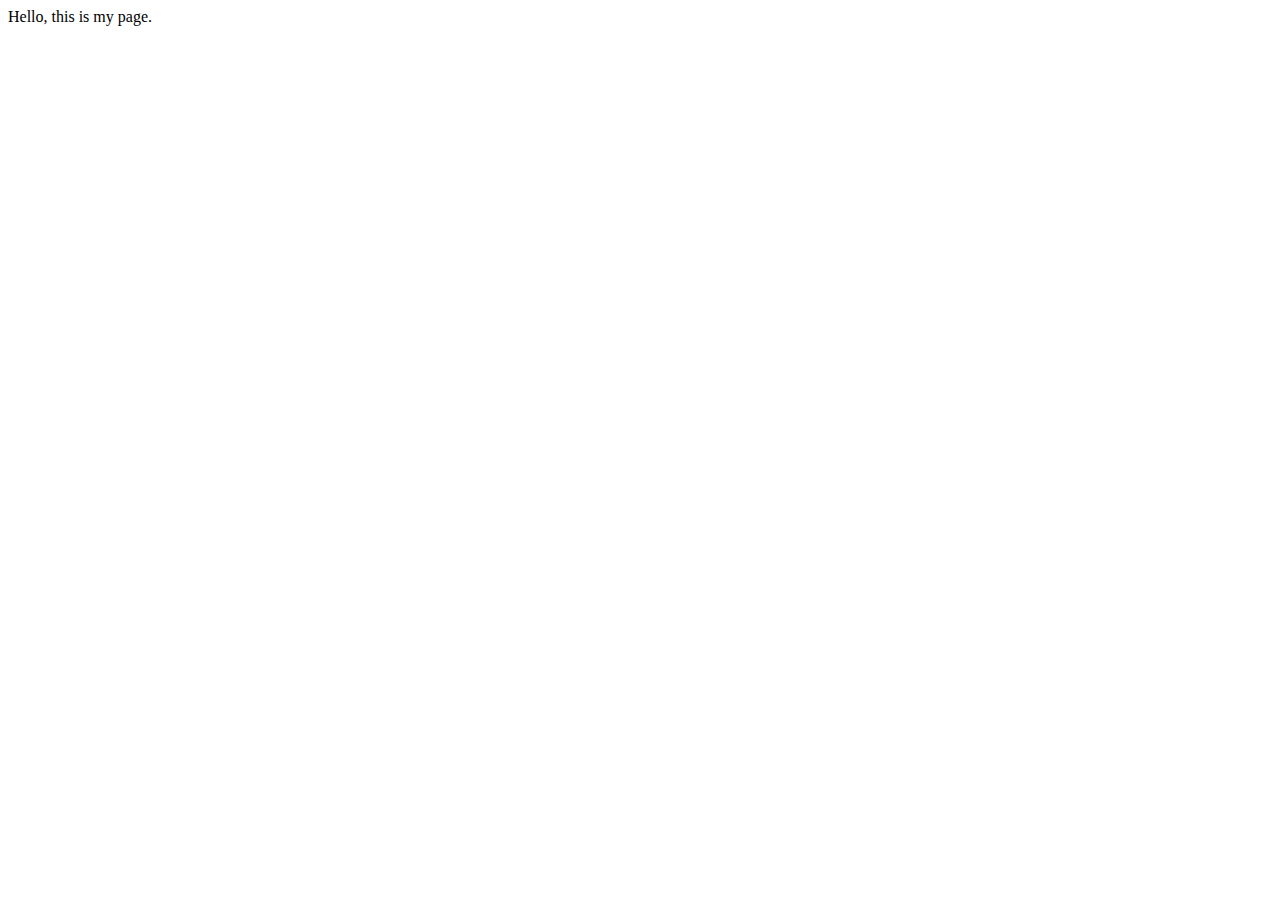
<file: index.html>
<!DOCTYPE html>
<html lang="en">
<head>
    <meta charset="UTF-8">
    <meta name="viewport" content="width=device-width, initial-scale=1.0">
    <meta http-equiv="X-UA-Compatible" content="ie=edge">
    <title>Document</title>
</head>
<body>
    Hello, this is my page.
</body>
</html>
</file>
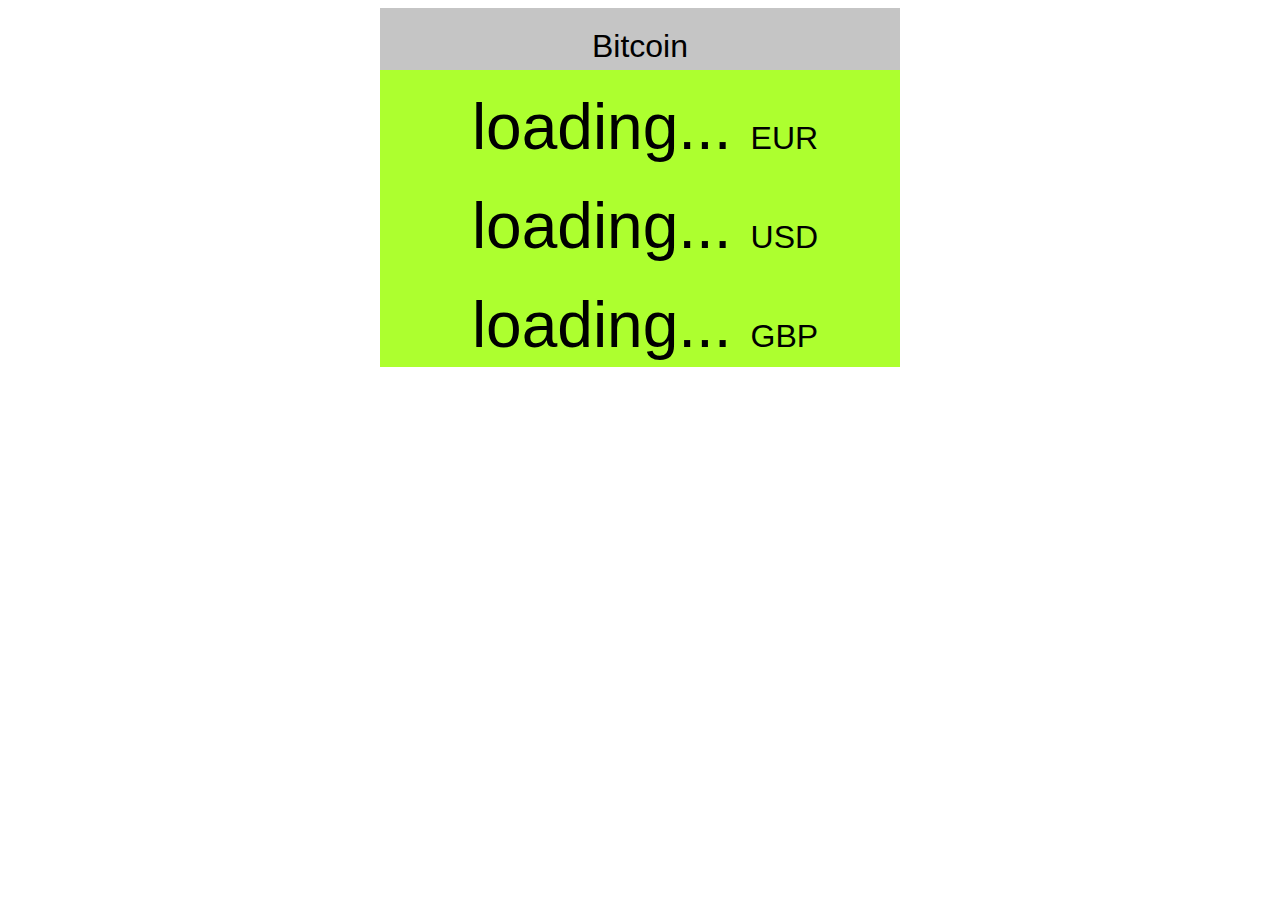
<file: bitcoin/bitcoin.html>
<!DOCTYPE html>
<html lang="en">
<head>
    <meta charset="UTF-8">
    <meta name="viewport" content="width=device-width, initial-scale=1.0">
    <meta http-equiv="X-UA-Compatible" content="ie=edge">
    <title>Document</title>
    <link rel="stylesheet" href="bitcoin.css">
    <script
  src="https://code.jquery.com/jquery-3.5.0.js"
  integrity="sha256-r/AaFHrszJtwpe+tHyNi/XCfMxYpbsRg2Uqn0x3s2zc="
  crossorigin="anonymous"></script>
    <script src="bitcoin.js"></script>


</head>
<body>
    <div id="bitcoin">Bitcoin</div>
    <div><span id="rate">loading...</span> EUR</div>
    <div><span id="rateUSD">loading...</span> USD</div>
    <div><span id="rateGBP">loading...</span> GBP</div>
</body>
</html>
</file>
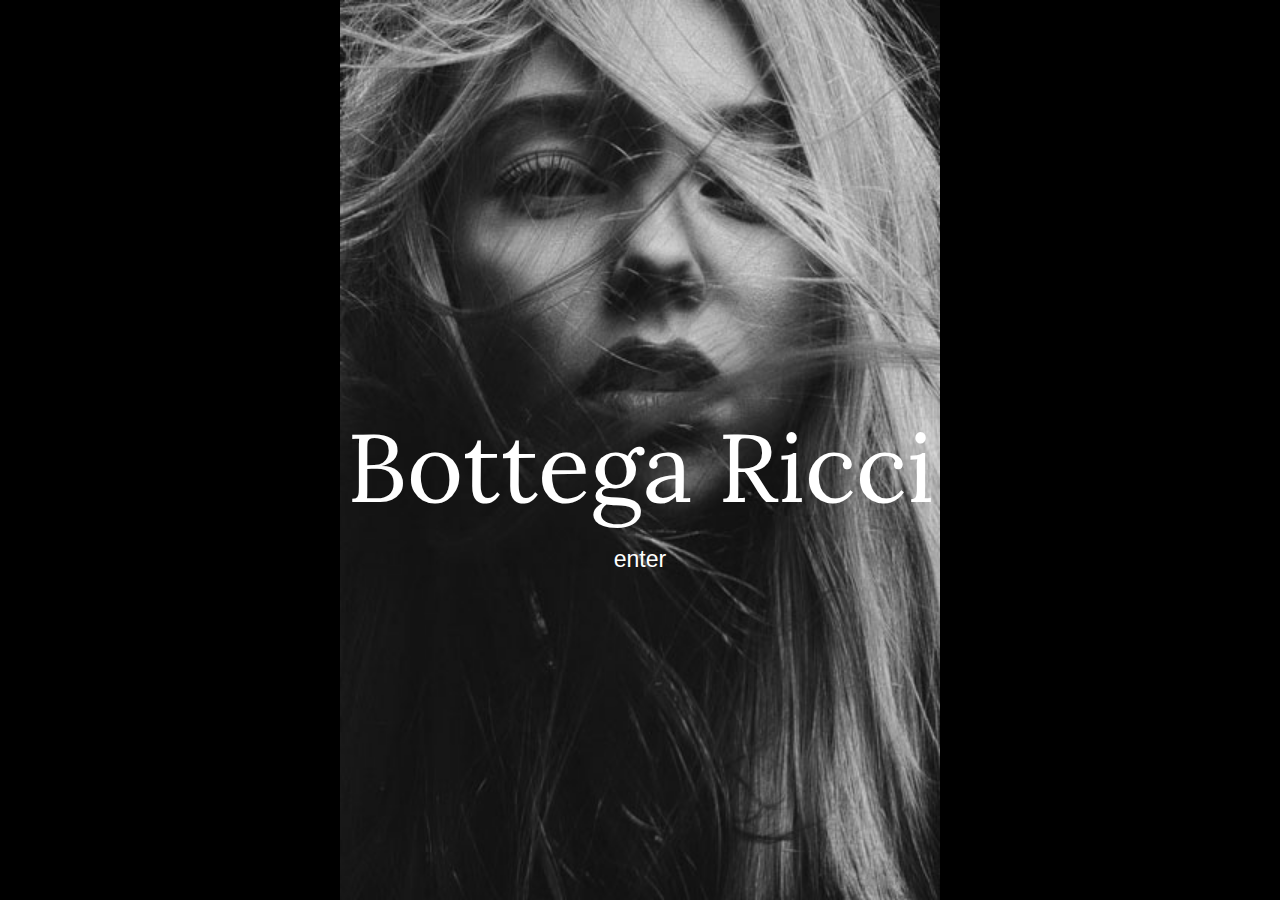
<file: bottega/bottega.html>
<!DOCTYPE html>
<html lang="en">
<head>
    <meta charset="UTF-8">
    <meta name="viewport" content="width=device-width, initial-scale=1.0">
    <meta http-equiv="X-UA-Compatible" content="ie=edge">
    <title>Document</title>
    <link rel="stylesheet" href="bottega.css">
    <script src="bottega.js" defer></script>
</head>
<body>
    <div class="welcome">
        <div class="title">Bottega Ricci</div>
        <div class="enter">enter</div>
    </div>
    <div class="portofolio">
        <div>
            <img src="img/2.jpg" alt="">
            <img src="img/3.jpg" alt="">
            <img src="img/4.jpg" alt="">
            <img src="img/5.jpg" alt="">
        </div>
        <div class="back">back</div>
    </div>
</body>
</html>
</file>
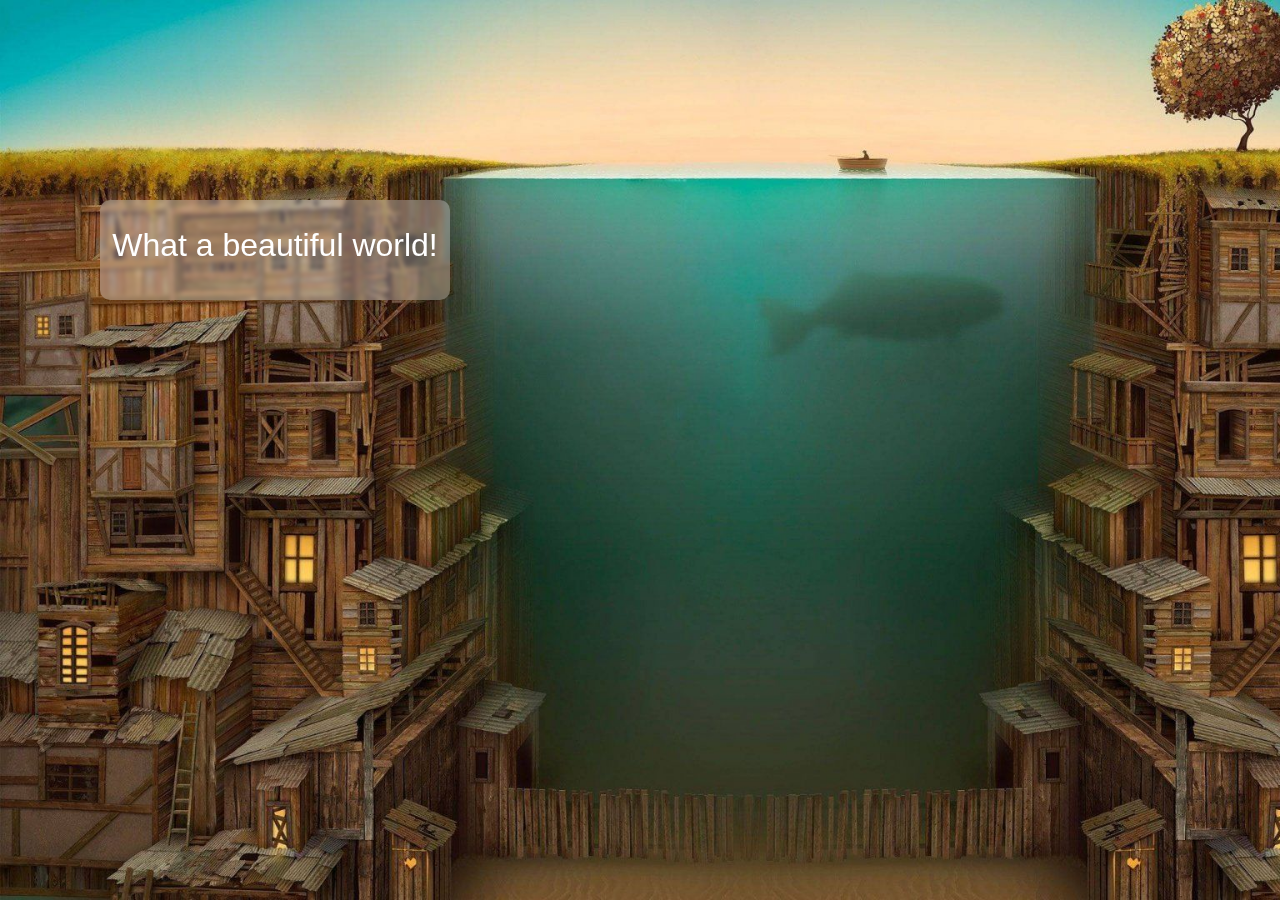
<file: filters/backdrop.html>
<!DOCTYPE html>
<html lang="en">
<head>
    <meta charset="UTF-8">
    <meta name="viewport" content="width=device-width, initial-scale=1.0">
    <meta http-equiv="X-UA-Compatible" content="ie=edge">
    <title>Document</title>
    <link rel="stylesheet" href="backdrop.css">
</head>
<body>
    <div class="container">
<div class="message">What a beautiful world!</div>
    </div>
</body>
</html>
</file>
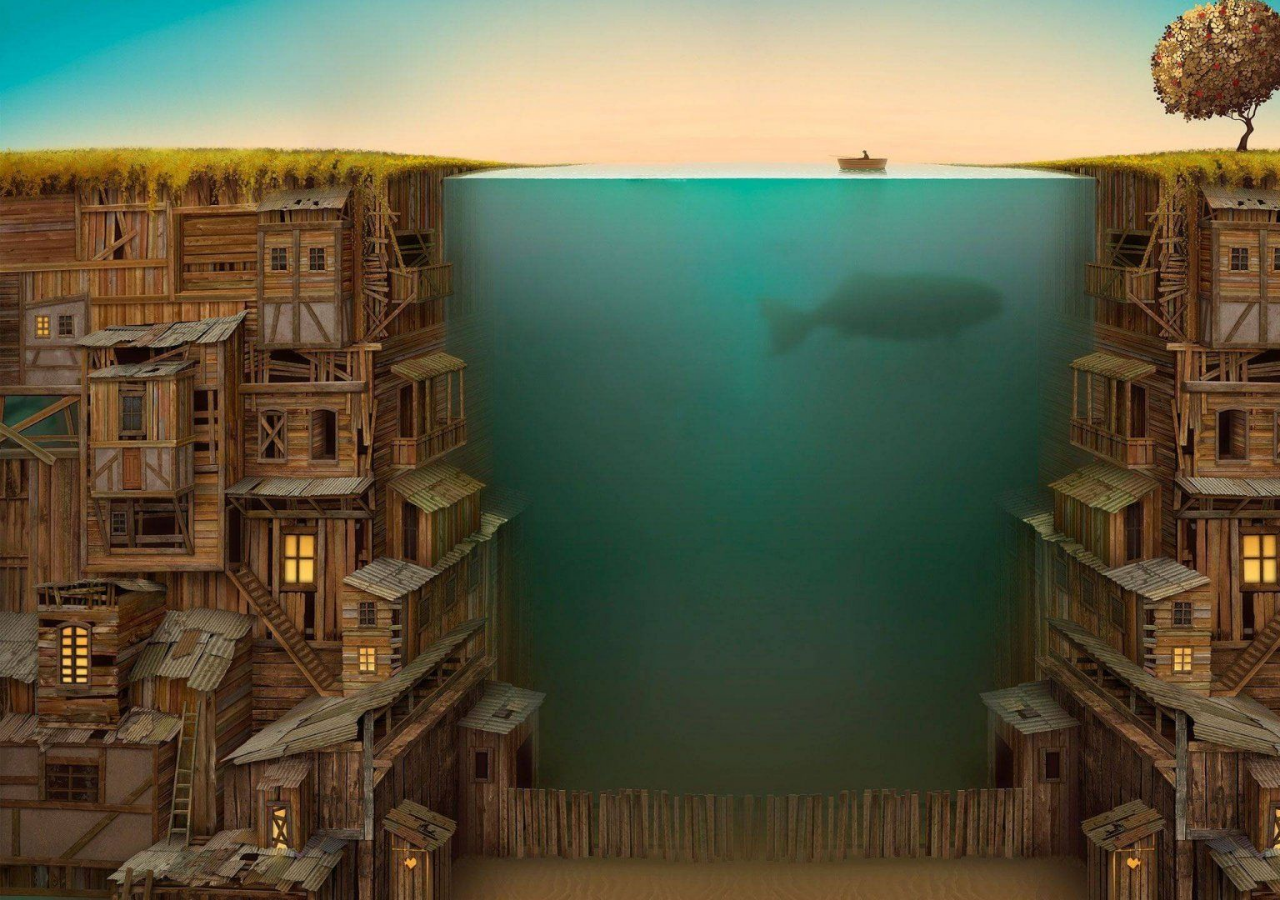
<file: filters/filters.html>
<!DOCTYPE html>
<html lang="en">
<head>
    <meta charset="UTF-8">
    <meta name="viewport" content="width=device-width, initial-scale=1.0">
    <meta http-equiv="X-UA-Compatible" content="ie=edge">
    <title>Document</title>
    <link rel="stylesheet" href="filters.css">
</head>
<body>
    <div></div>
</body>
</html>
</file>
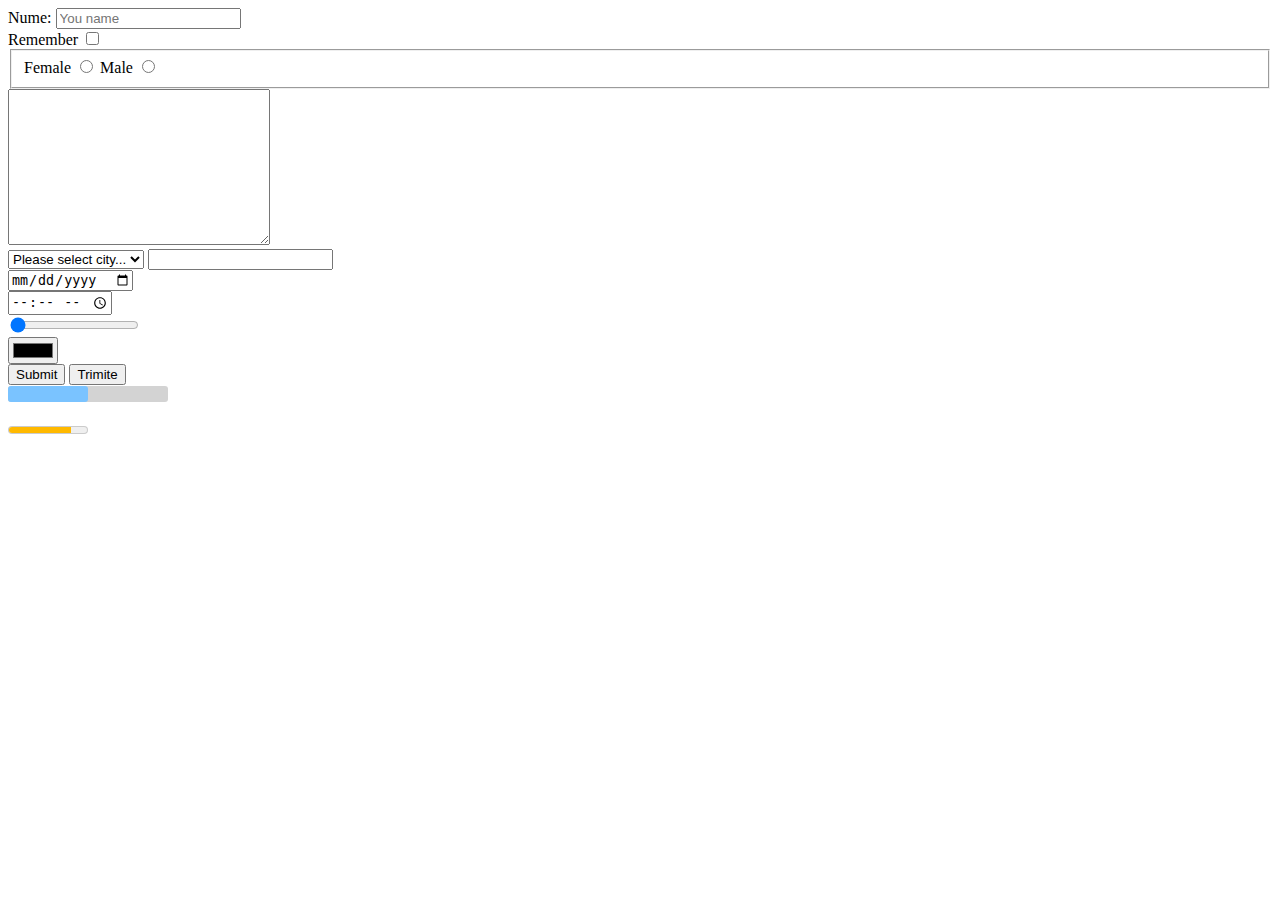
<file: forms/forms.html>
<!DOCTYPE html>
<html lang="en">
<head>
    <meta charset="UTF-8">
    <meta name="viewport" content="width=device-width, initial-scale=1.0">
    <meta http-equiv="X-UA-Compatible" content="ie=edge">
    <title>Document</title>
    <link rel="stylesheet" href="forms.css">
</head>
<body>
    <form action="" method="post">
        <label for="Nume:">Nume:</label>
        <input type="text" name="Nume" id="nume" placeholder="You name">
        <br>
        <label for="remember">Remember</label>
        <input type="checkbox" name="remember" id="remember">
        <br>
        <fieldset>
            <label for="female">Female</label>
            <input type="radio" name="gender" id="female" value="female">
            <label for="male">Male</label>
            <input type="radio" name="gender" id="male" value="male">
        </fieldset>

        <textarea name="" id="" cols="30" rows="10"></textarea>
<br>
        <select name="" id="">
            <option value=""selected disabled>Please select city...</option>
            <option value="bucuresti">Bucuresti</option>
            <option value="new york">New York</option>
            <option value="paris">Paris</option>
        </select>

        <input type="search" name="" id="">
        <br>
        <input type="date" name="" id="">
        <br>
        <input type="time" name="" id="">
        <br>
        <input type="range" name="" id="" min="1" max="100" step="2" value="1">
        <br>
        <input type="color" name="" id="">
        <br>
        <input type="submit" value="Submit">
        <input type="button" value="Trimite">
        <br>
        <progress value="50" max="100"></progress>
        <br>
        <br>
        <meter min="0" max="100" low="25" high="75" optimum="50" value="80"></meter> 
    </form>
</body>
</html>
</file>
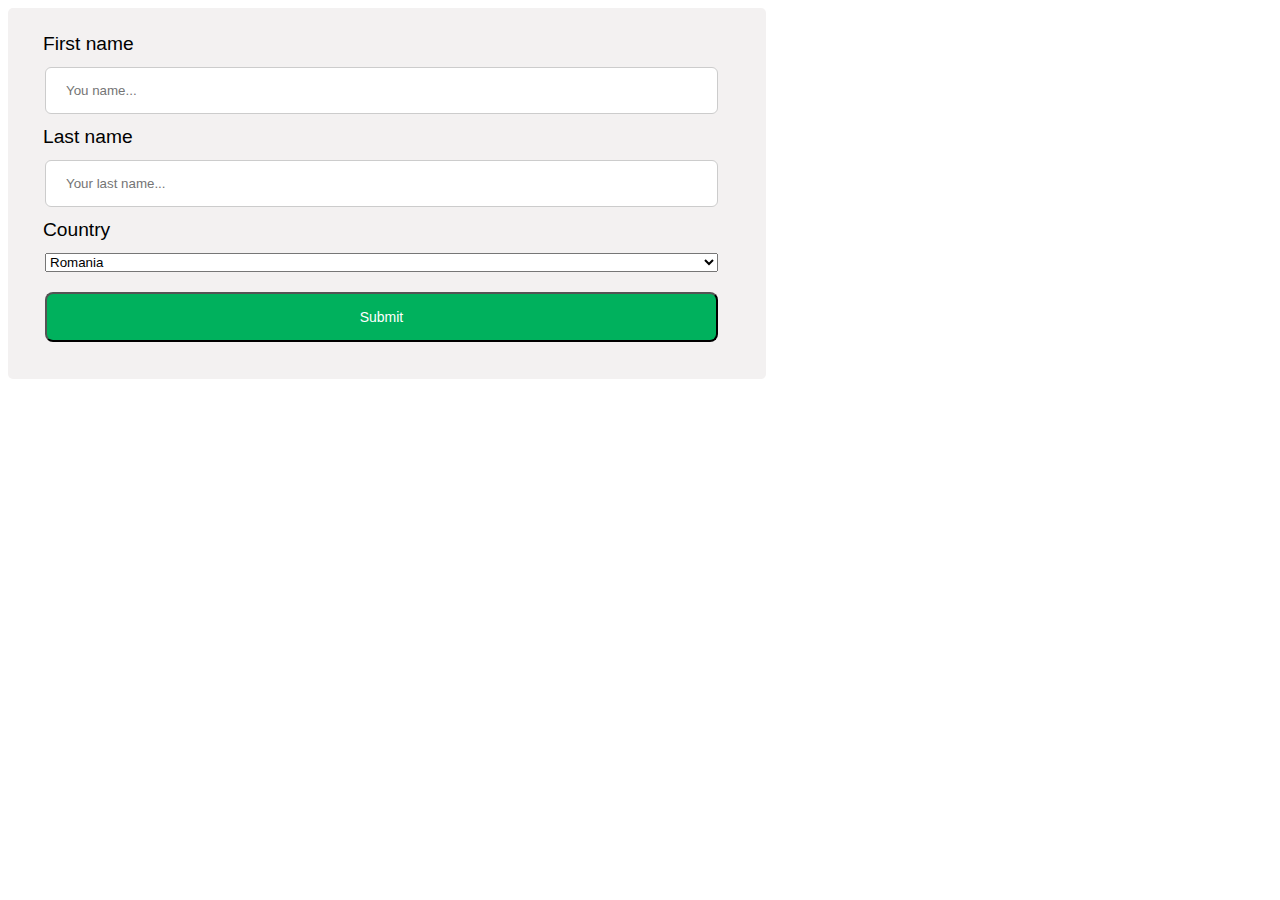
<file: forms/formular.html>
<!DOCTYPE html>
<html lang="en">
<head>
    <meta charset="UTF-8">
    <meta name="viewport" content="width=device-width, initial-scale=1.0">
    <meta http-equiv="X-UA-Compatible" content="ie=edge">
    <title>Document</title>
    <link rel="stylesheet" href="formular.css">
</head>
<body>
    <form action="">
        <label for="first">First name</label>
        <input type ="text" name= "first name" id="first name" placeholder="You name...">
        <label for="last">Last name</label>
        <input type ="text" name= "last name" id="last name" placeholder="Your last name...">
        <label for="country">Country</label>
        <select name="country" id="country">
            <option value="ro">Romania</option>
            <option value="us">US</option>
        </select>
        <input type="submit" value="Submit">
</body>
</html>
</file>
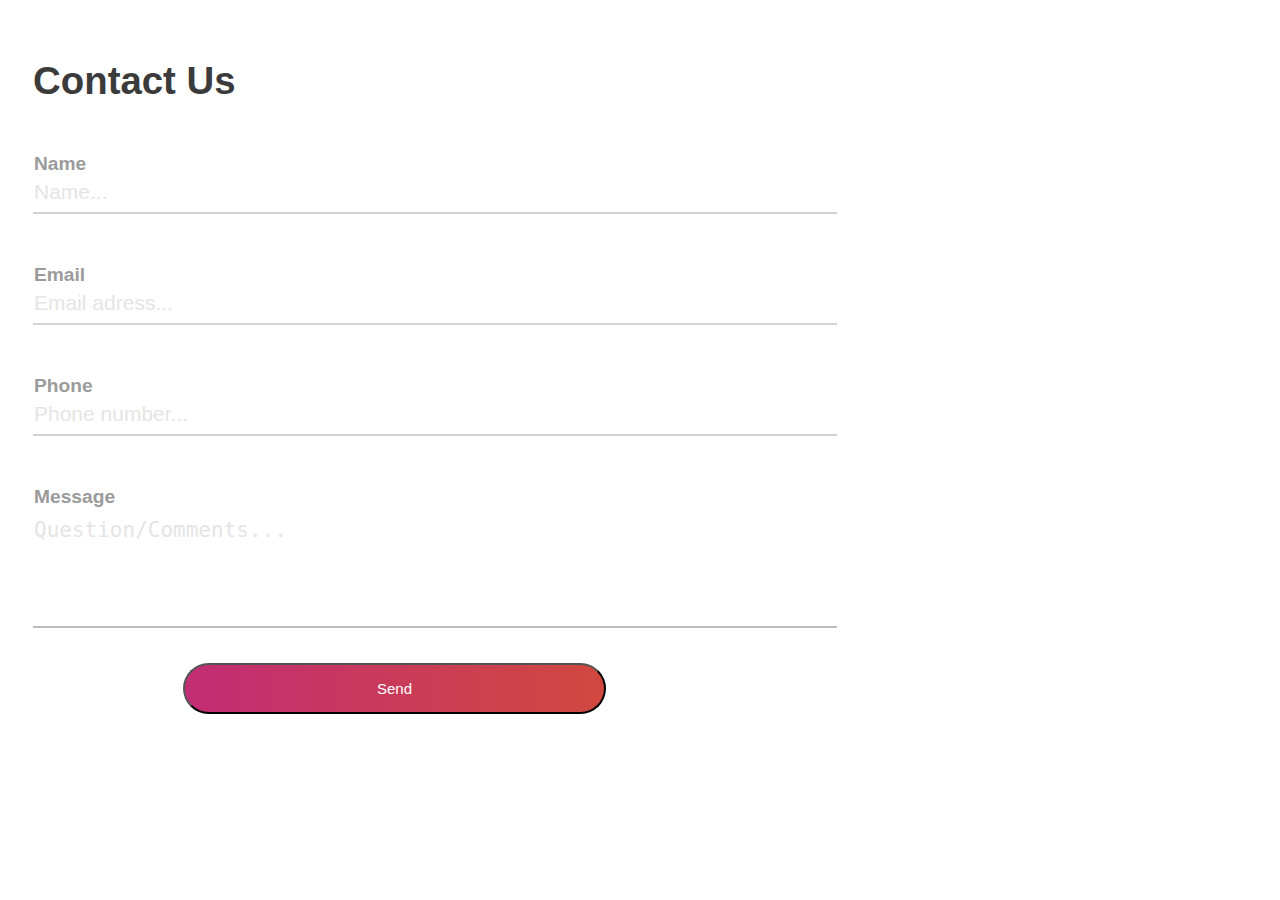
<file: forms/formular2.html>
<!DOCTYPE html>
<html lang="en">
<head>
    <meta charset="UTF-8">
    <meta name="viewport" content="width=device-width, initial-scale=1.0">
    <meta http-equiv="X-UA-Compatible" content="ie=edge">
    <title>Document</title>
    <link rel="stylesheet" href="formular2.css">
</head>
<body>
    
    <form action="">
        <h1>Contact Us</h1>
        <label for="first">Name</label>
        <input type ="text" name= "name" id="name" placeholder="Name...">
        <label for="email">Email</label>
        <input type="email" name="email" id="email" placeholder="Email adress...">
        <label for="tel">Phone</label>
        <input type="tel" name="phone" id="phone" placeholder="Phone number...">
        <label for="message">Message</label>
        <textarea name="message" id="message" placeholder="Question/Comments..." cols="30" rows="10"></textarea>
        <input type="submit" value="Send">
</body>
</html>
</file>
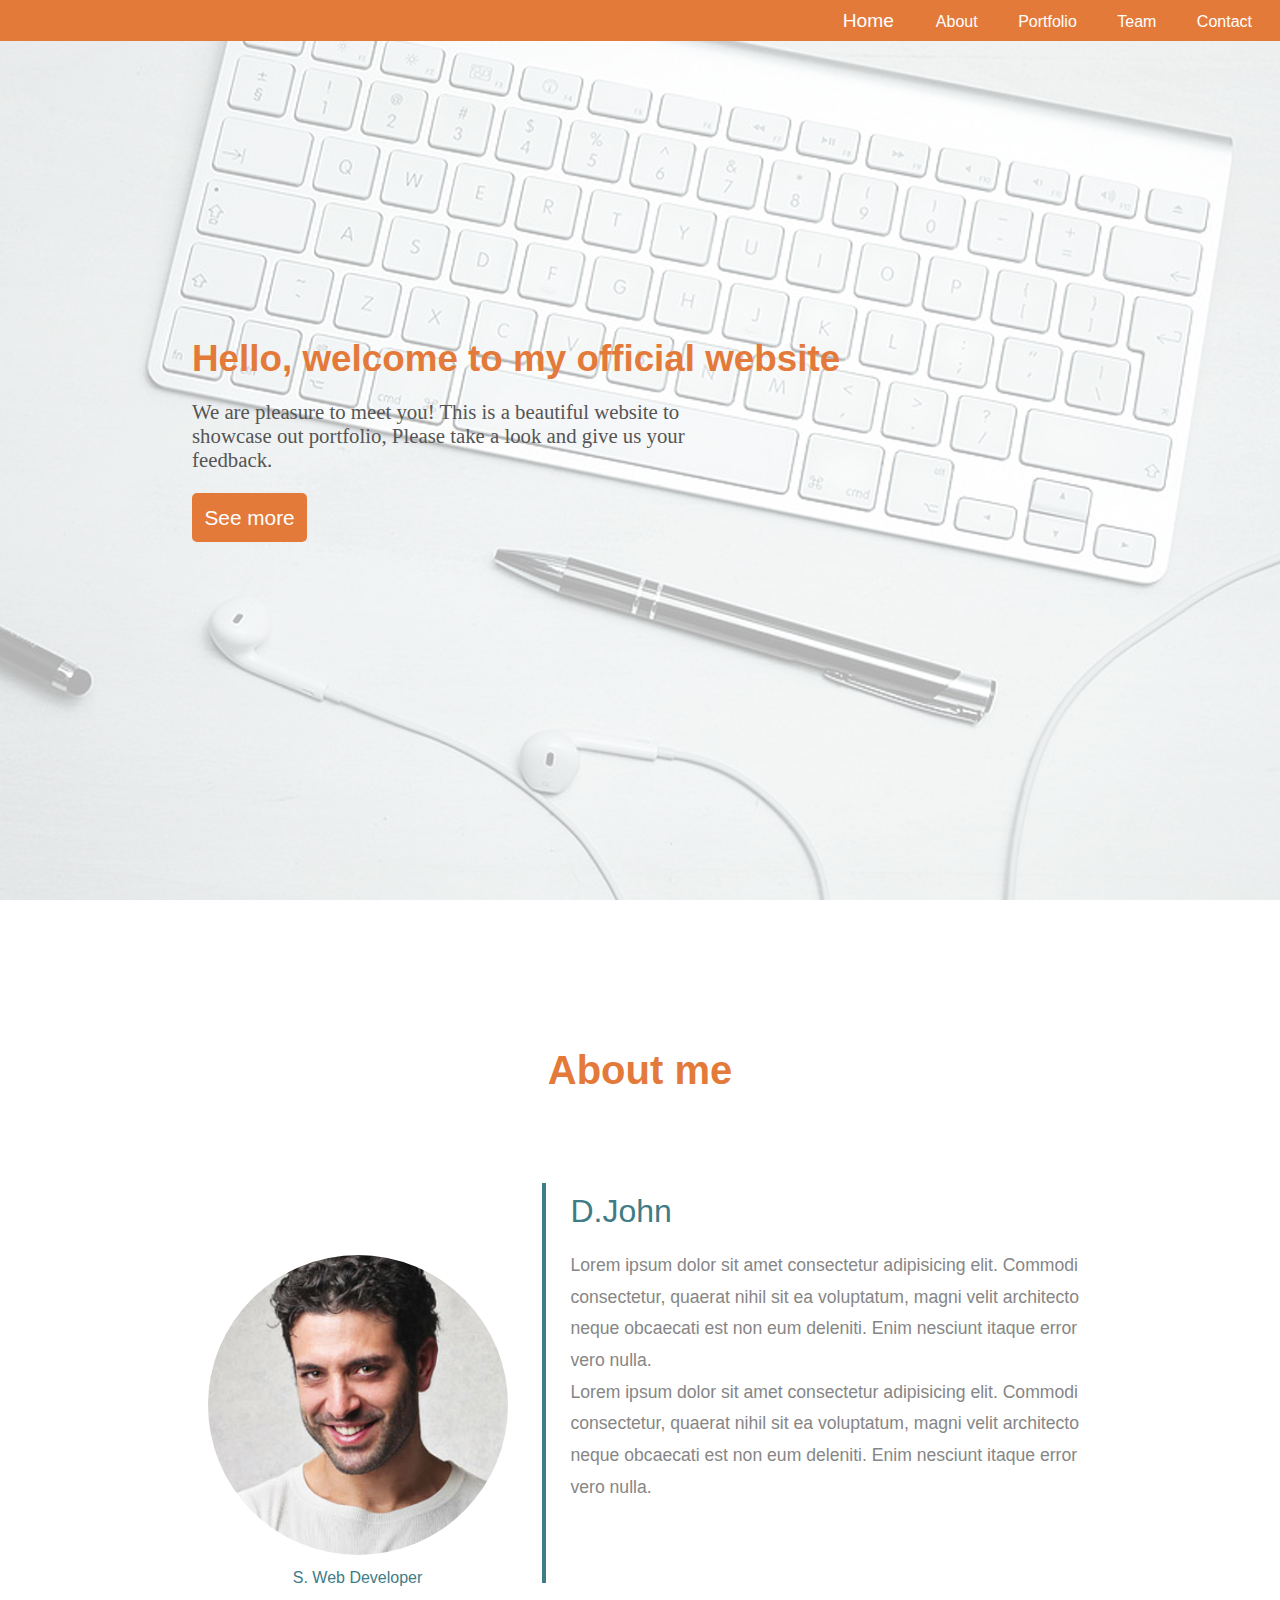
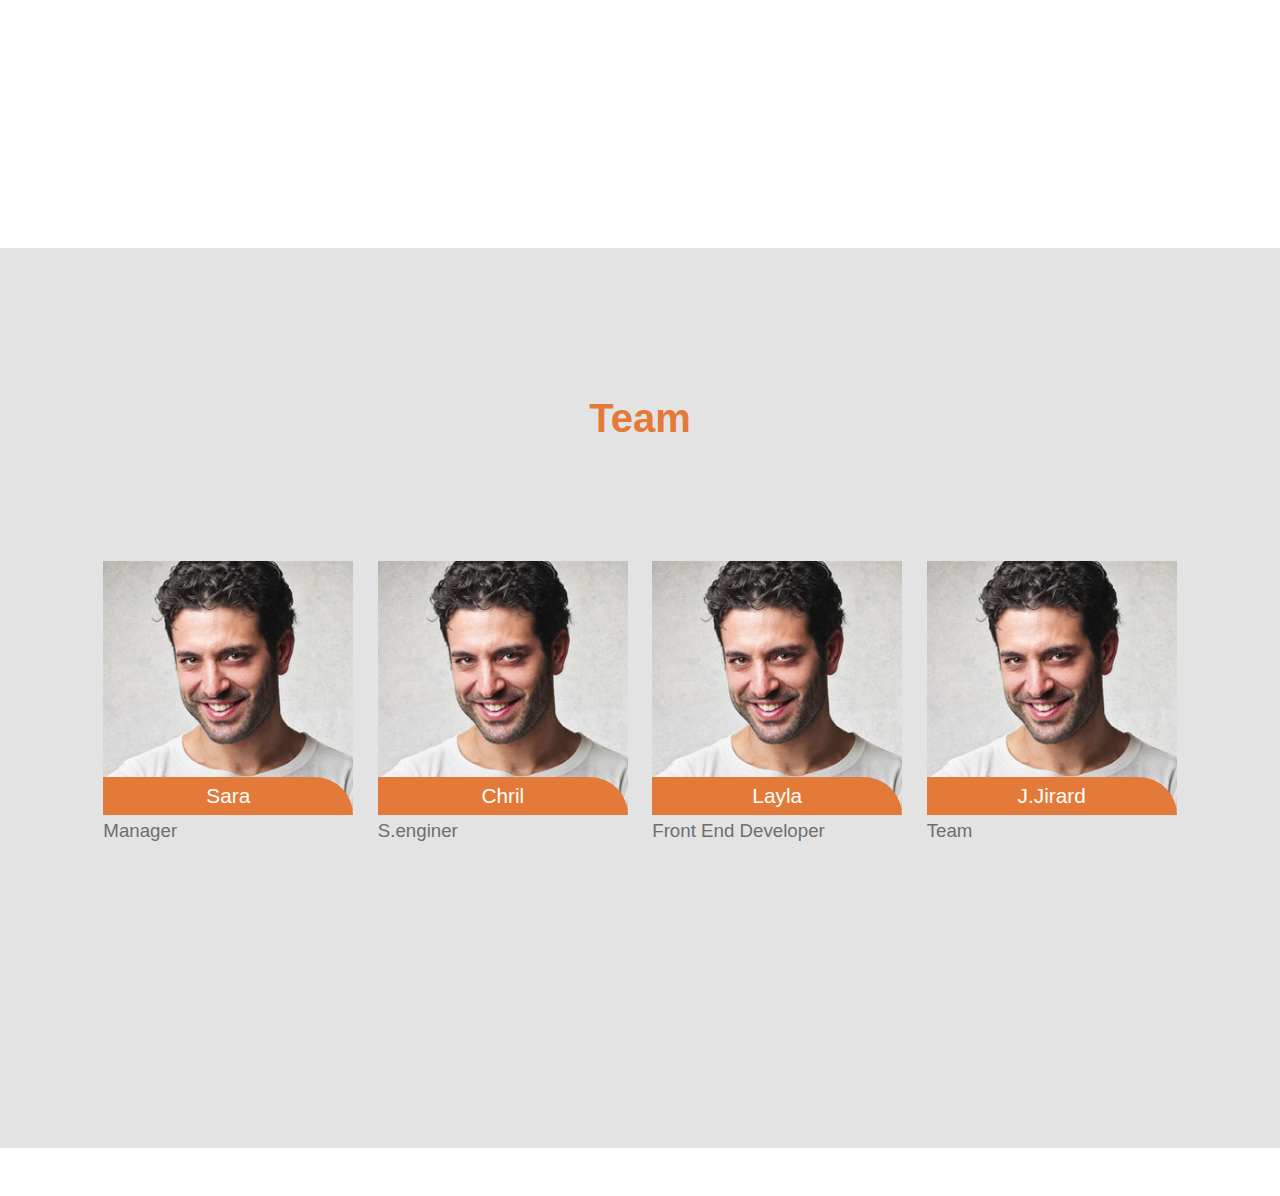
<file: portfolio/portfolio.html>
<!DOCTYPE html>
<html lang="en">
<head>
    <meta charset="UTF-8">
    <meta name="viewport" content="width=device-width, initial-scale=1.0">
    <meta http-equiv="X-UA-Compatible" content="ie=edge">
    <title>Document</title>
    <link rel="stylesheet" href="portfolio.css">
</head>
<body>
    <header>
        <nav>
            <li><a href="#home">Home</a></li>
            <li><a href="#about">About</a></li>
            <li><a href="#portfolio">Portfolio</a></li>
            <li><a href="#team">Team</a></li>
            <li><a href="#contact">Contact</a></li>
        </nav>
    </header>
    <article id="home">
        <div id="overlay"></div>
        <div id="container">
        <h1>Hello, welcome to my official website</h1>
        <p>We are pleasure to meet you! 
           This is a beautiful website to showcase out portfolio,
           Please take a look and give us your feedback.
        </p>
        <input class="button" type="button" value="See more" onclick="window.location.href='http://www.romstal.ro'" />
        </div>

    </article>

    <article id="about">
        <div id="aboutme">
            <h1>About me</h1>
        </div>
        <div id="foto">
            <img src="team-2.jpg" alt="team-2" style="width:300px; height:300px;" >
            <p>S. Web Developer</p>
        </div>
        
        <div id="vl"></div>
        
        <div id="descriere">
        <h2>D.John</h2>
        <p>Lorem ipsum dolor sit amet consectetur adipisicing elit. 
        Commodi consectetur, quaerat nihil sit ea voluptatum, magni velit 
        architecto neque obcaecati est non eum deleniti. Enim nesciunt 
        itaque error vero nulla. <br>
        Lorem ipsum dolor sit amet consectetur adipisicing elit. 
        Commodi consectetur, quaerat nihil sit ea voluptatum, magni velit 
        architecto neque obcaecati est non eum deleniti. Enim nesciunt 
        itaque error vero nulla.
        </p>
        </div>
    </article>

    <article id="about">
        <div id="team">
            <h1>Team</h1>
        <span id="team2">
            <img src="team-2.jpg" alt="team-2" style="width:250px; height:250px;" >
            <p>Sara</p>
            <h3>Manager</h3>
        </span>
        <span id="team3">
            <img src="team-2.jpg" alt="team-2" style="width:250px; height:250px;" >
            <p>Chril</p>
            <h3>S.enginer</h3>
        </span>
        <span id="team4">
            <img src="team-2.jpg" alt="team-2" style="width:250px; height:250px;" >
            <p>Layla</p>
            <h3>Front End Developer</h3>
        </span>
        <span id="team5">
            <img src="team-2.jpg" alt="team-2" style="width:250px; height:250px;" >
            <p>J.Jirard</p>
            <h3>Team</h3>
        </span>
    
        
    </article>


</body>
</html>
</file>
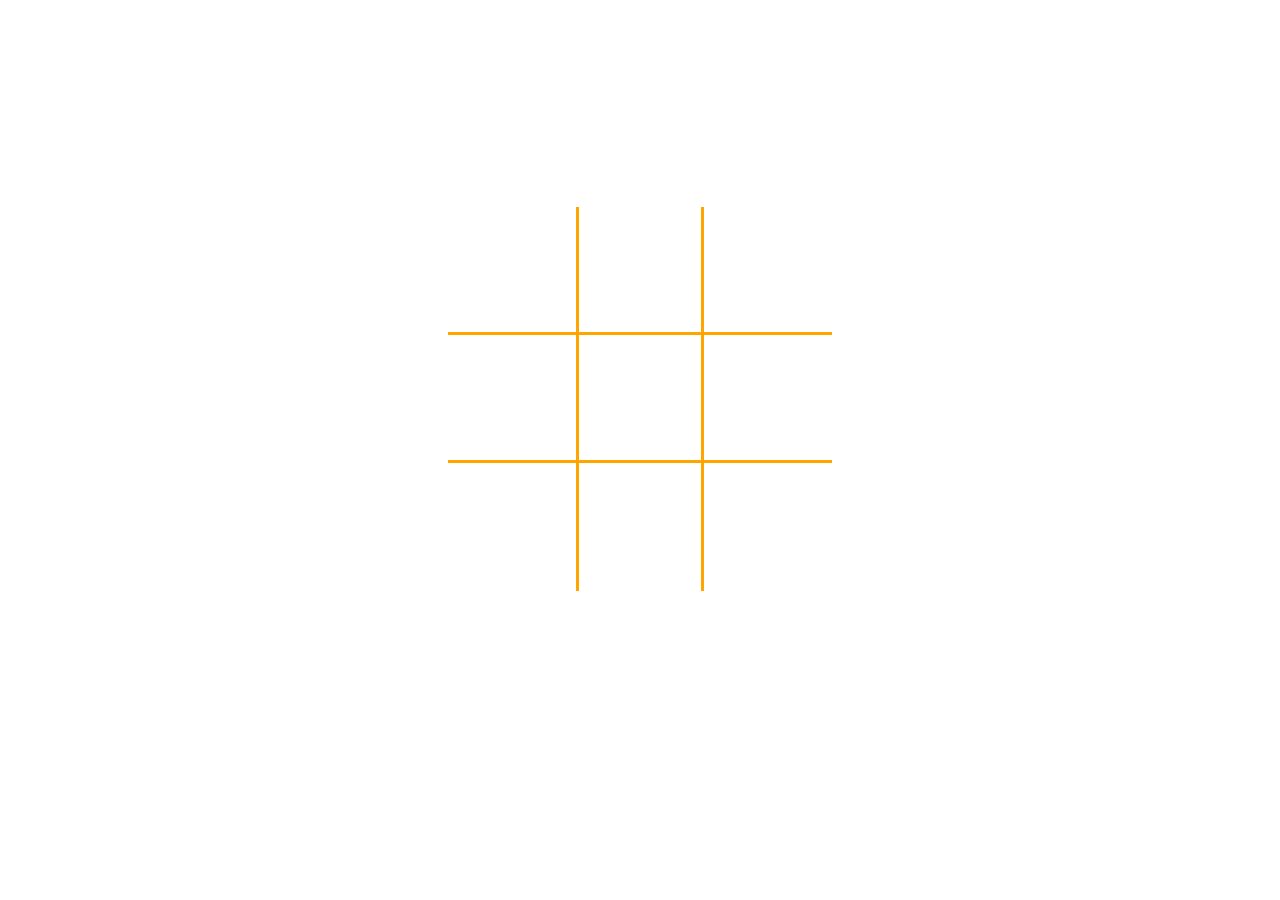
<file: xz/xz.html>
<!DOCTYPE html>
<html lang="en">
    <head>
        <meta charset="UTF-8">
        <meta name="viewport" content="width=device-width, initial-scale=1.0">
        <title>Document</title>
        <link rel="stylesheet" href="xz.css">
        <script src="xz.js" defer></script>
        <script
      src="https://code.jquery.com/jquery-3.4.1.min.js"
      integrity="sha256-CSXorXvZcTkaix6Yvo6HppcZGetbYMGWSFlBw8HfCJo="
      crossorigin="anonymous"></script>
    </head>
    <body>
        <div class="table">
            <div></div>
            <div></div>
            <div></div>
            <div></div>
            <div></div>
            <div></div>
            <div></div>
            <div></div>
            <div></div>
        </div>
        <div class="end">You win!</div>
    </body>
</html>
</file>
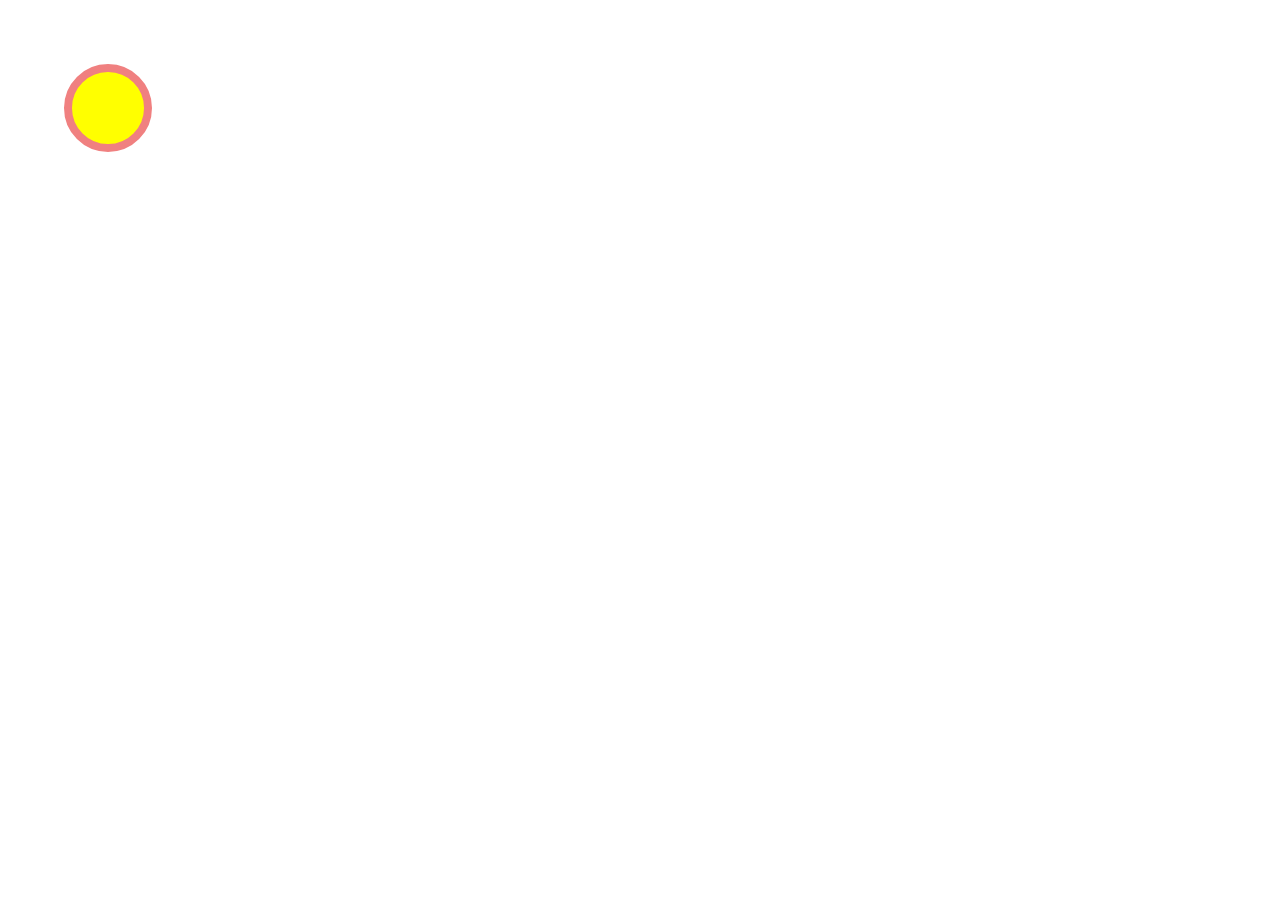
<file: filters/SVG/svg.html>
<!DOCTYPE html>
<html lang="en">
<head>
    <meta charset="UTF-8">
    <meta name="viewport" content="width=device-width, initial-scale=1.0">
    <meta http-equiv="X-UA-Compatible" content="ie=edge">
    <title>Document</title>
    <link rel="stylesheet" href="svg.css">
</head>
<body>
    <svg width="100" height="100">
        <circle cx="50" cy="50" r="40" stroke="green" stroke-width="4" fill="yellow" />
      </svg>
</body>
</html>
</file>
<file: bitcoin/bitcoin.css>
#rate {
    font-family: Arial, Helvetica, sans-serif;
    font-size: 2em;
    background-color: greenyellow;
    padding: 5px 10px;
}
#rateUSD {
    font-family: Arial, Helvetica, sans-serif;
    font-size: 2em;
    background-color: greenyellow;
    padding: 5px 10px;
}
#rateGBP {
    font-family: Arial, Helvetica, sans-serif;
    font-size: 2em;
    background-color: greenyellow;
    padding: 5px 10px;
}
div {
    font-family: Arial, Helvetica, sans-serif;
    font-size: 2em;
    background-color: greenyellow;
    padding: 5px 10px;
    width: 500px;
    text-align: center;
    margin: auto;
    padding-top: 20px;
}
#bitcoin {
    background-color: rgb(197, 197, 197);
}
</file>
<file: bottega/bottega.css>
@import url('https://fonts.googleapis.com/css?family=Lora:700&display=swap');
*, *::before, *::after {
   margin: 0;
   padding: 0; 
}
body {
    font-size: 1.2em;
}
.welcome, .portofolio {
    height: 100vh;
    width: 100vw;
    position: fixed;
    top: 0;
    left: 0;
}
.welcome {
    z-index: 1;
    background-color: black;
    background-image: url('img/1.jpg');
    background-position: center;
    background-size: contain;
    background-repeat: no-repeat;
    display: flex;
    flex-direction: column;
    justify-content: center;
    align-items: center;
    visibility: visible;
    transition-duration: 2s;
    transition-property: left;
}
.portofolio {
    z-index: 0;
    background-color: rgb(205, 92, 92);
    display: flex;
    flex-direction: column;
    justify-content: center;
    align-items: center;
}
.pictures {
    width: 80%;
    text-align: center;
}
.portofolio .pictures img {
    width: 200px;
    height: 300px;
}
.title {
    margin-top: 1em;
    font-family: 'Lora';
    color: white;
    font-size: 5em;
}
.enter, .back {
    margin: 0.8em;
    font-family: sans-serif;
    color: white;
    font-size: 1.2em;
    position: relative;
    cursor: pointer;
}
.enter::after, .back::after {
    content: '';
    display: block;
    position: absolute;
    bottom: -2px;
    height: 3px;
    background-color: white;
    opacity: 0;
    width: 0;
    transition-duration: 0.5s;
}
.enter:hover::after, .back:hover::after {
    width: 100%;
    opacity: 1;
}
@keyframes bounce {
    from {
        top: 0px; 
        color: black;
    }
    to {
        top: -0.7em;
        color: white;
    }
}
.title span {
    position: relative;
}
.title span.bounce {
    animation-name: bounce;
    animation-duration: 0.5s;
    animation-iteration-count: 2;
    animation-direction: alternate;
}
.slide-out {
    left: 100vw;
}
.slide-in {
    left: 0;
}
</file>
<file: filters/backdrop.css>
* {
    margin: 0;
    padding: 0;
}
.container {
    width: 100vw;
    height: 100vh;
    background-image: url('utopia.jpg');
    background-size: cover;
    
}
.message {
    backdrop-filter: blur(2px);
    width: 350px;
    height: 100px;
    background-color: rgba(255, 255, 255, 0.3);
    color: white;
    font-size: 2em;
    font-family: sans-serif;
    position: absolute;
    top: 200px;
    left: 100px;
    border-radius: 10px;
    text-align: center;
    vertical-align: middle;
    line-height: 90px;
}
</file>
<file: filters/filters.css>
* {
    margin: 0;
    padding: 0;
}
div {
    width: 100vw;
    height: 100vh;
    background-image: url('utopia.jpg');
    background-size: cover;
    animation-name: effect;
    animation-duration: 5s;
    animation-timing-function: ease-in-out;
    animation-iteration-count: infinite;
    animation-direction: alternate;
}
@keyframes effect {
    from {
        filter: hue-rotate(0deg);
    }
    to {
        filter: hue-rotate(180deg);
    }
}
</file>
<file: forms/forms.css>
progress {
    appearance: none;
    -webkit-appearance: none;
}

progress::-webkit-progress-bar {
    background-color: lightgrey;
    border-radius: 3px;
}
progress::-webkit-progress-value {
    background-color: rgb(122, 195, 255);
    border-radius: 3px;
}
</file>
<file: forms/formular.css>
* {
    box-sizing: border-box;

}
form {
    background-color: rgb(243, 241, 241);
    width: 60%;
    padding: 25px; 
    border-radius: 5px;
    font-size: 1.2em;
    font-family: Arial, Helvetica, sans-serif;
    
}
input, select {
    display: block;
    margin: 12px;
}
input[type=text] {
    width: 95%;
    border-radius: 6px;
    border: 1px solid #ccc;
    padding: 15px 20px;
}
input[type=submit] {
    width: 95%;
    background-color: rgb(0, 177, 93);
    color: white;
    font-size: 14px;
    padding: 15px 1px;
    border-radius: 8px;
    cursor: pointer; 
    margin-top: 20px;
}
input[type=submit]:hover {
    background: lawngreen;
}
select {
    width: 95%; 
}
input, label {
padding: 10px;
}
</file>
<file: forms/formular2.css>
* {
    box-sizing: border-box;
}
form {
    width: 70%;
    padding: 25px; 
    font-size: 1.2em;
    font-family: Arial, Helvetica, sans-serif;
    font-weight: bold;
    color: rgb(155, 155, 155);
    position: absolute;
   
}
input, select {
    display: block;
}
input[type=text] {
    width: 95%;
    border: white;
    border-bottom: 2px solid rgb(211, 211, 211);
    padding: 10px 1px;
    margin-bottom: 50px;
    font-size: 15px;
}
input[type=email] {
    width: 95%;
    border: white;
    border-bottom: 2px solid rgb(211, 211, 211);
    padding: 10px 1px;
    margin-bottom: 50px;
    font-size: 15px;
}
input[type=tel] {
    width: 95%;
    border: white;
    border-bottom: 2px solid rgb(211, 211, 211);
    padding: 10px 1px;
    margin-bottom: 50px;
    font-size: 15px;
}
textarea {
    width: 95%;
    border: white;
    border-bottom: 2px solid rgb(187, 187, 187);
    padding: 10px 1px;
    font-size: 20px;
    resize: none;
    height: 120px;
}
input[type=submit] {
    width: 50%;
    background: rgb(194,45,117);
    background: linear-gradient(90deg, rgba(194,45,117,1) 0%, rgba(209,72,63,1) 100%);
    color: white;
    font-size: 15px;
    padding: 15px 1px;
    border-radius: 50px;
    cursor: pointer; 
    margin: 30px 0px 0px 150px;
}
input, label {
padding: 1px;
}
h1 {
    color: rgb(59, 59, 59);
    margin-bottom: 50px;
}
::placeholder {
    color: rgb(230, 228, 228);
    font-size: 21px;
}
</file>
<file: portfolio/portfolio.css>
* {
    box-sizing: border-box;
    padding: 0px;
    margin: 0px;
}
body {
    font-family: sans-serif;
    --my-color:  rgb(228, 122, 58);
}
nav {
    background-color: var(--my-color);
    text-align: right;
    position: fixed;
    top: 0;
    width: 100%;
    z-index: 1;
}
li {
    display: inline-block;
    padding: 0.5em;
    margin-right: 20px;
}
a {
    text-decoration: none;
    color: white;
}
nav li:first-child {
    font-size: 1.2em;
}
#home {
    background-image: url("headerback.jpg");
    height: 100vh;
    background-size: cover;
    background-attachment: fixed;
    background-position: center;
    background-repeat: no-repeat;
}
#overlay {
    background-color: rgba(255, 255, 255, 0.7);
    height: 100%;
}
#container {
    position: absolute;
    width: 70%;
    height: 25%;
    top: 0;
    right: 0;
    left: 0;
    bottom: 0;
    margin: auto;
}
h1 {
    color: var(--my-color);
    font-size: 2.3em;
}
#home p {
    font-size: 1.3em;
    color: rgb(85, 85, 85);
    font-family: "DIN Alternate";
    width: 60%;
    padding: 1em 0;
}
input[class="button"] {
    background-color: var(--my-color);
    color: white;
    font-size: 1.3em;
    border-style: none;
    border-radius: 5px;
    padding: 0.6em;
    cursor: pointer;
}
input.button:hover {
    color: rgb(228, 122, 58);
    background: #000;
}

#about {
    background-color: white;
    padding: 3em 0;
    text-align: center;
    min-height: 100vh;
}
img { 
    border-radius: 50%;
    margin: 50px 10px;
}
#vl {
    border-left: 4px solid rgb(64, 124, 134);
    height: 400px;
    display: inline-block;
    margin: 0px 20px 0px;
  }
#foto {
    display: inline-block;
    font-size: 1em;
    color: rgb(64, 124, 134);
}
#foto p {
    margin-top: -40px;
    font-family: sans-serif;
}
#descriere {
    display: inline-block;
    width: 40%;
    vertical-align: 90px;
    margin-top: 30px;
}
#descriere h2{
    font-family: sans-serif;
    font-weight: 500;
    font-size: 2em;
    color: rgb(64, 124, 134);
    text-align: left;
    padding: 0px 0px 20px 0px;
}
#descriere p {
    font-size: 1.1em;
    color: rgb(134, 134, 134) ;
    text-align: left;
    line-height: 1.8;
}
#aboutme h1 {
    font-family: sans-serif;
    font-size: 2.5em;
    color: rgb(228, 122, 58);
    margin-bottom: 70px;
    margin-top: 100px;
}
#team {
    background-color: rgb(228, 227, 227);
    padding: 3em 3em;  
    min-height: 100vh;
}
#team h1 {
    font-family: sans-serif;
    font-size: 2.5em;
    color: rgb(228, 122, 58);
    margin-bottom: 70px;
    margin-top: 100px;

}

#team2 img {
    font-size: 1em;
    border-radius: 0%;
}
#team3 img {
    font-size: 1em;
    border-radius: 0%;
}
#team4 img {
    font-size: 1em;
    border-radius: 0%;
}
#team5 img {
    font-size: 1em;
    border-radius: 0%;
}

#team2 p {
    position: relative;
    margin-top: -88px;
    margin-left:10px;
    width:250px;
    background-color:rgb(228, 122, 58);
    padding: 7px;
    font-family: sans-serif;
    border-radius: 0px 90px 0px 0px;
    text-align: center;
    color: white;
    font-size: 1.3em;
}
#team2 h3 {
    margin-top: 5px;
    margin-left:10px;
    font-family: sans-serif;
    font-weight: normal;
    color: rgb(110, 110, 110);
    text-align: left;
}
#team3 p {
    position: relative;
    margin-top: -88px;
    margin-left:10px;
    width:250px;
    background-color: rgb(228, 122, 58);
    padding: 7px;
    font-family: sans-serif;
    border-radius: 0px 900px 0px 0px;
    text-align: center;
    color: white;
    font-size: 1.3em;
}
#team3 h3 {
    margin-top: 5px;
    margin-left:10px;
    font-family: sans-serif;
    font-weight: normal;
    color: rgb(110, 110, 110);
    text-align: left;
}
#team4 p {
    position: relative;
    margin-top: -88px;
    margin-left:10px;
    width:250px;
    background-color: rgb(228, 122, 58);
    padding: 7px;
    font-family: sans-serif;
    border-radius: 0px 100px 0px 0px;
    text-align: center;
    color: white;
    font-size: 1.3em;
}
#team4 h3 {
    margin-top: 5px;
    margin-left:10px;
    font-family: sans-serif;
    font-weight: normal;
    color: rgb(110, 110, 110);
    text-align: left;
}
#team5 p {
    position: relative;
    margin-top: -88px;
    margin-left:10px;
    width:250px;
    background-color: rgb(228, 122, 58);
    padding: 7px;
    font-family: sans-serif;
    border-radius: 0px 900px 0px 0px;
    text-align: center;
    color: white;
    font-size: 1.3em;
}
#team5 h3 {
    margin-top: 5px;
    margin-left:10px;
    font-family: sans-serif;
    font-weight: normal;
    color: rgb(110, 110, 110);
    text-align: left;
}
span {
    display: inline-block
}

.overlay {
    position: absolute;
    top: 0;
    bottom: 0;
    left: 0;
    right: 0;
    height: 100%;
    width: 100%;
    opacity: 0;
    transition: .5s ease;
    background-color: #008CBA;
  }
</file>
<file: xz/xz.css>
@import url('https://fonts.googleapis.com/css?family=Baloo+2&display=swap');
* {
    padding: 0;
    margin: 0;
}
body {
    display: flex;
    flex-direction: column;
    align-items: center;
    justify-content: center;
    font-family: 'Baloo 2';
    font-size: 4em;
    height: 100vh;
}
.table {
    display: grid;
    grid-template-columns: 2em 2em 2em;
    grid-template-rows: 2em 2em 2em;
    --border: 3px solid orange;
}
.table div {
    text-align: center;
    font-size: 1.5em;
    user-select: none;
}
.table div:nth-child(1), .table div:nth-child(3), 
.table div:nth-child(4), .table div:nth-child(6) {
    border-bottom: var(--border);
}
.table div:nth-child(2), .table div:nth-child(5) {
    border-left: var(--border);
    border-right: var(--border);
    border-bottom: var(--border);
}
.table div:nth-child(8) {
    border-left: var(--border);
    border-right: var(--border);
}
.x {
    color: lightseagreen;
}
.z {
    color: orangered;
}
.end {
    visibility: hidden;
}
.visible {
    visibility: visible;
}
</file>
<file: filters/SVG/svg.css>
svg {
    width: 300px;
    height: 300px;
}
svg circle {
    stroke: lightcoral;
    transform: scale(2);
    r: 20px;
    animation-name: animate;
    animation-duration: 5s;
    animation-iteration-count: infinite;
    animation-direction: alternate;
}
@keyframes animate {
    from {
        transform: scale(1);
    }
    to {
        transform: scale(2);
    }
}
</file>
